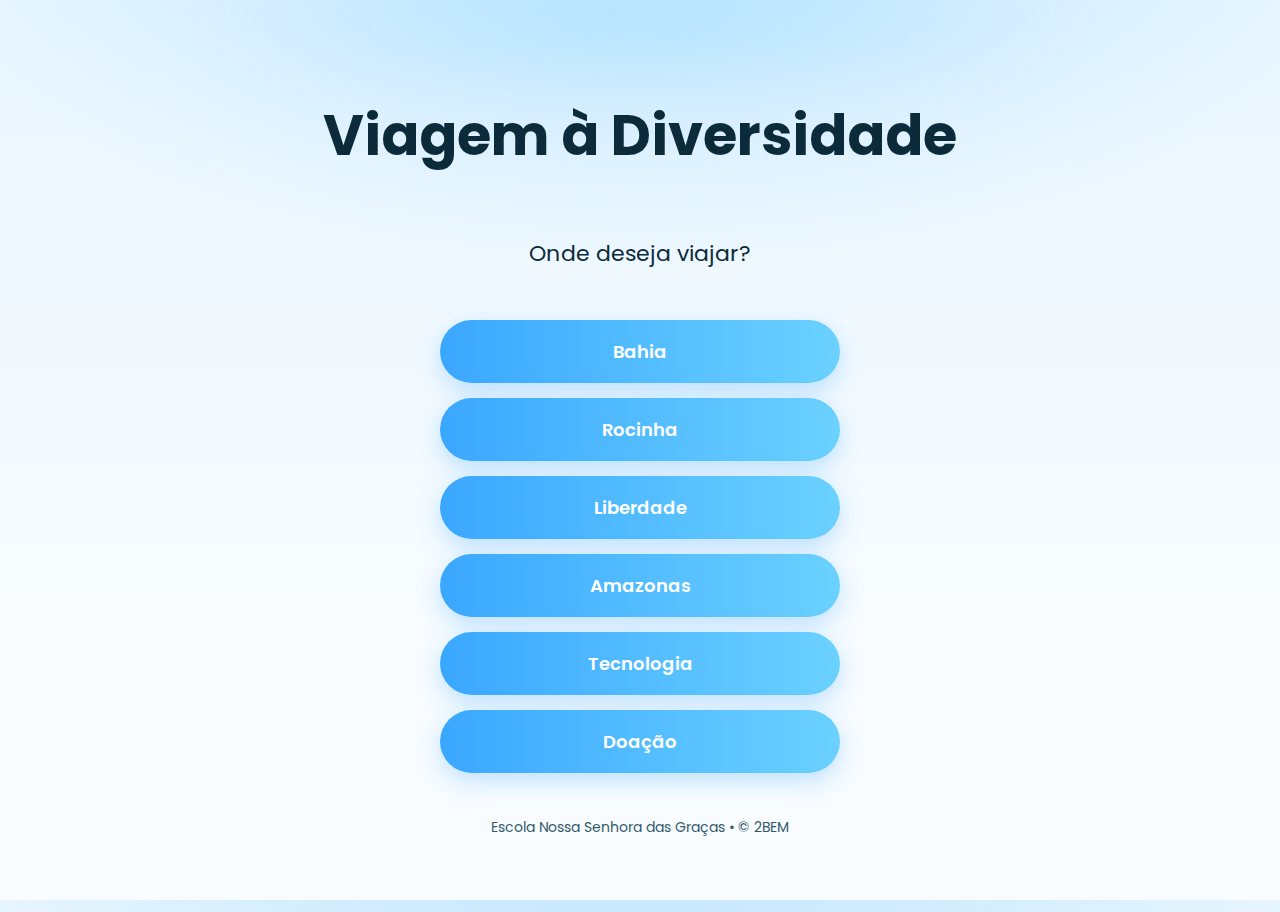
<file: index.html>
<!DOCTYPE html>
<html lang="pt-BR">
<head>
    <meta charset="utf-8" />
    <meta name="viewport" content="width=device-width, initial-scale=1, viewport-fit=cover" />
    <title>Brasil em Foco — Viagem à Diversidade</title>

    <link rel="preconnect" href="https://fonts.gstatic.com" crossorigin>
    <link href="https://fonts.googleapis.com/css2?family=Poppins:wght@400;600;800&display=swap" rel="stylesheet">
    <link rel="stylesheet" href="styles.css" />

    <meta property="og:title" content="Brasil em Foco — Curiosidades" />
    <meta property="og:description" content="Explore e descubra curiosidades sobre a diversidade cultural do Brasil." />
    <meta name="theme-color" content="#bde4ff" />
</head>
<body class="home-page">
    <main class="home-hero">
        <div class="hero-glow"></div>
        <h1>Viagem à <span>Diversidade</span></h1>
        <p class="subtitle">Onde deseja viajar?</p>

        <nav class="places-nav">
            <a href="bahia.html" class="place-btn">Bahia</a>
            <a href="rocinha.html" class="place-btn">Rocinha</a>
            <a href="liberdade.html" class="place-btn">Liberdade</a>
            <a href="amazonas.html" class="place-btn">Amazonas</a>
            <a href="tecnologia.html" class="place-btn">Tecnologia</a>
            <a href="tsurus-doacao.html" class="place-btn">Doação</a>
        </nav>
    </main>

    <footer class="site-footer">
        <p>Escola Nossa Senhora das Graças • © 2BEM</p>
    </footer>
</body>
</html>
</file>
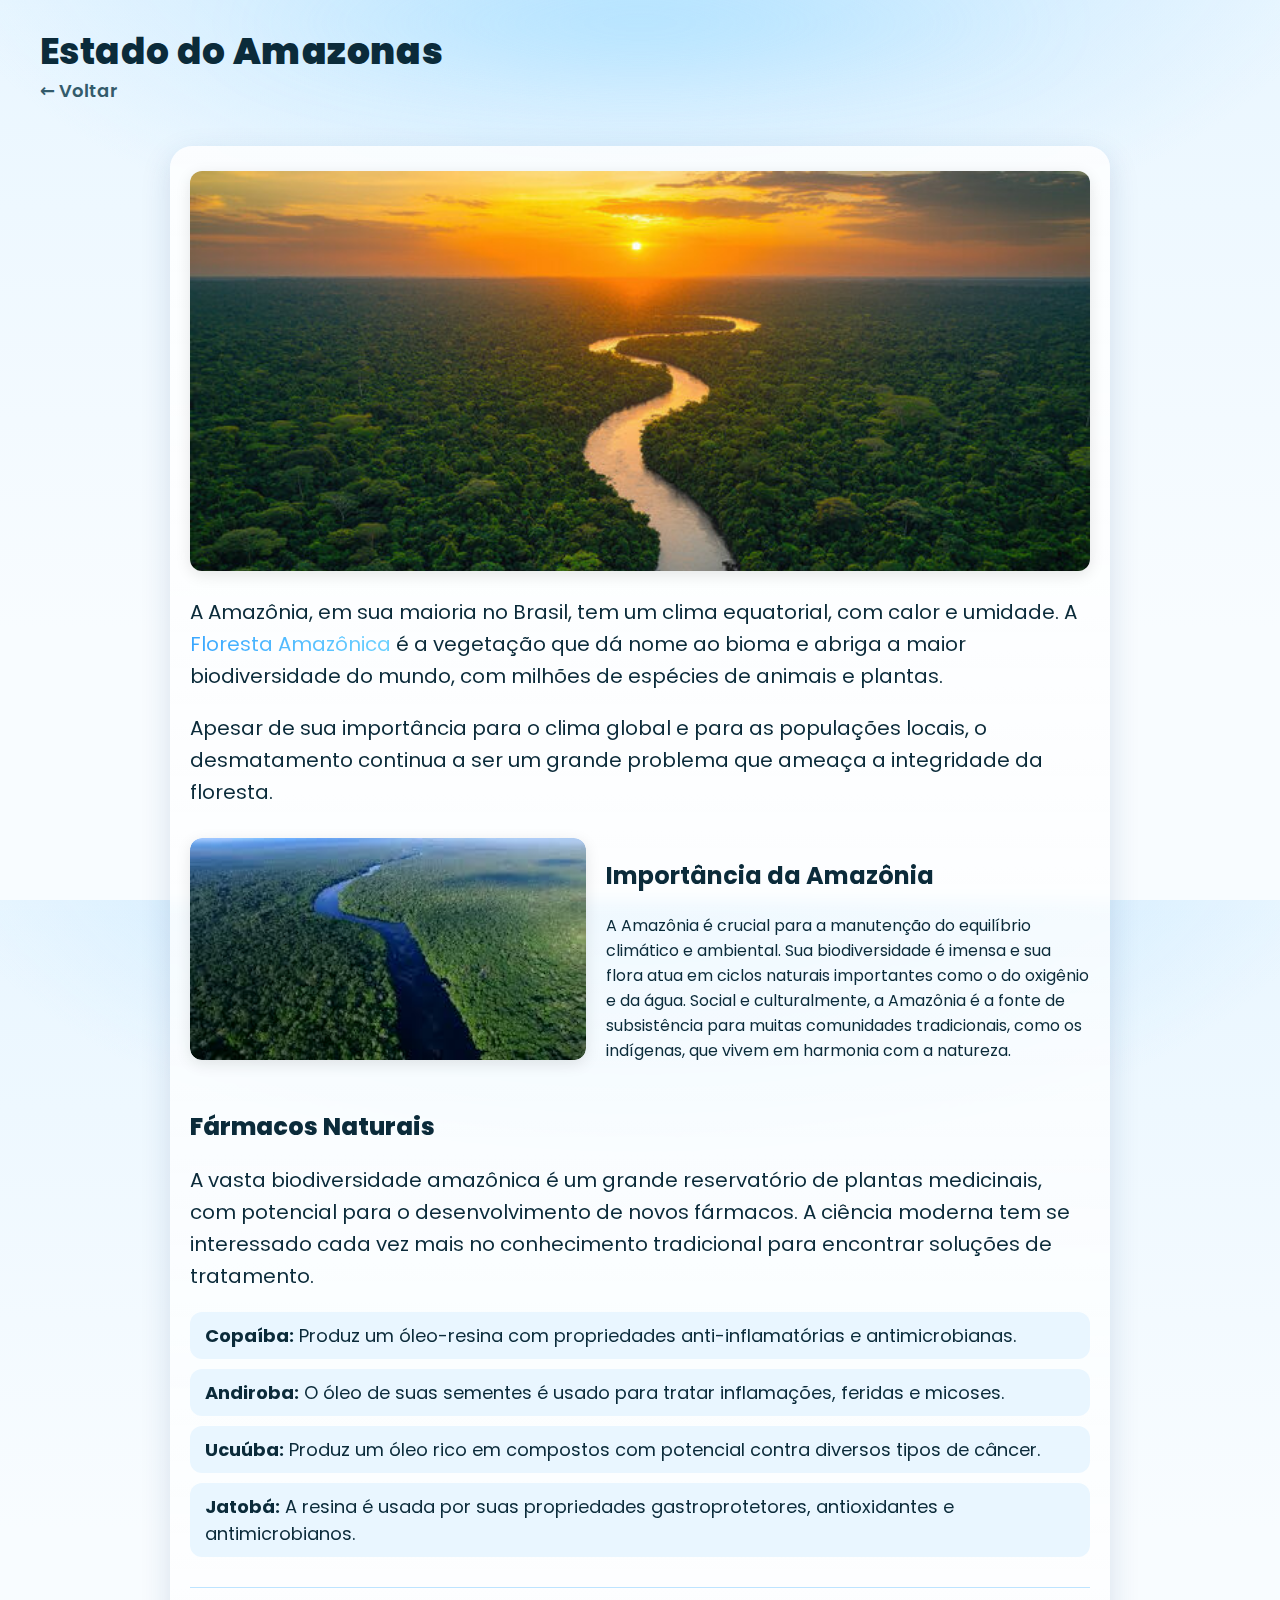
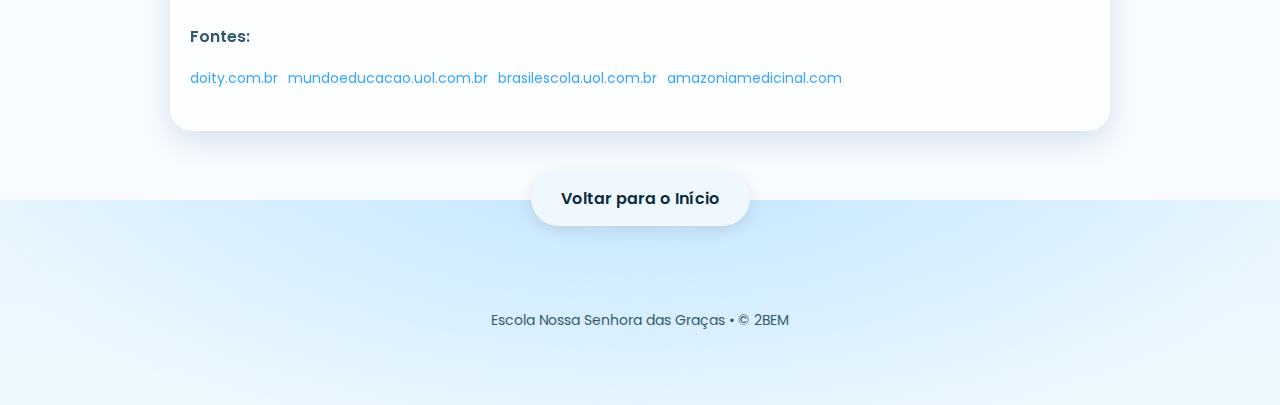
<file: amazonas.html>
<!DOCTYPE html>
<html lang="pt-BR">
<head>
    <meta charset="utf-8" />
    <meta name="viewport" content="width=device-width, initial-scale=1, viewport-fit=cover" />
    <title>Brasil em Foco — Amazonas</title>

    <link rel="preconnect" href="https://fonts.gstatic.com" crossorigin>
    <link href="https://fonts.googleapis.com/css2?family=Poppins:wght@400;600;800&display=swap" rel="stylesheet">
    <link rel="stylesheet" href="styles.css" />

    <meta property="og:description" content="Explore a importância da Floresta Amazônica e sua vasta biodiversidade." />
    <meta name="theme-color" content="#bde4ff" />
</head>
<body>
    <header class="site-hero small-hero">
        <div class="hero-glow"></div>
        <h1>Estado do <strong>Amazonas</strong></h1>
        <p><a href="index.html" class="back-link">← Voltar</a></p>
    </header>

    <main class="places" role="main">
        <section class="place-card wide-card" id="amazonas-info">
            <div class="img-container">
                <img src="./trabalhofeira/amazonas/amazonia1.jpg" alt="Amazonas — Floresta Amazônica">
            </div>
            <div class="content-box">
                <p>A Amazônia, em sua maioria no Brasil, tem um clima equatorial, com calor e umidade. A <span class="destaque">Floresta Amazônica</span> é a vegetação que dá nome ao bioma e abriga a maior biodiversidade do mundo, com milhões de espécies de animais e plantas.</p>
                <p>Apesar de sua importância para o clima global e para as populações locais, o desmatamento continua a ser um grande problema que ameaça a integridade da floresta.</p>
            </div>
            
            <div class="image-with-text">
                <div class="img-container">
                    <img src="./trabalhofeira/amazonas/amazonia2.jpeg" alt="Amazonas — Rio e floresta">
                </div>
                <div class="text-container">
                    <h2>Importância da Amazônia</h2>
                    <p>A Amazônia é crucial para a manutenção do equilíbrio climático e ambiental. Sua biodiversidade é imensa e sua flora atua em ciclos naturais importantes como o do oxigênio e da água. Social e culturalmente, a Amazônia é a fonte de subsistência para muitas comunidades tradicionais, como os indígenas, que vivem em harmonia com a natureza.</p>
                </div>
            </div>

            <div class="content-box">
                <h2>Fármacos Naturais</h2>
                <p>A vasta biodiversidade amazônica é um grande reservatório de plantas medicinais, com potencial para o desenvolvimento de novos fármacos. A ciência moderna tem se interessado cada vez mais no conhecimento tradicional para encontrar soluções de tratamento.</p>
                
                <ul class="medicine-list">
                    <li><strong>Copaíba:</strong> Produz um óleo-resina com propriedades anti-inflamatórias e antimicrobianas.</li>
                    <li><strong>Andiroba:</strong> O óleo de suas sementes é usado para tratar inflamações, feridas e micoses.</li>
                    <li><strong>Ucuúba:</strong> Produz um óleo rico em compostos com potencial contra diversos tipos de câncer.</li>
                    <li><strong>Jatobá:</strong> A resina é usada por suas propriedades gastroprotetores, antioxidantes e antimicrobianos.</li>
                </ul>
            </div>

            <div class="sources-box">
                <h3>Fontes:</h3>
                <ul>
                    <li><a href="https://doity.com.br" target="_blank">doity.com.br</a></li>
                    <li><a href="https://mundoeducacao.uol.com.br/geografia/amazonas.htm" target="_blank">mundoeducacao.uol.com.br</a></li>
                    <li><a href="https://brasilescola.uol.com.br/brasil/amazonia.htm" target="_blank">brasilescola.uol.com.br</a></li>
                    <li><a href="https://amazoniamedicinal.com/as-10-planta-medicinais-da-amazonia" target="_blank">amazoniamedicinal.com</a></li>
                </ul>
            </div>
        </section>
        
        <a href="index.html" class="back-home-btn">Voltar para o Início</a>
    </main>
    
    <footer class="site-footer">
        <p>Escola Nossa Senhora das Graças • © 2BEM</p>
    </footer>
</body>
</html>
</file>
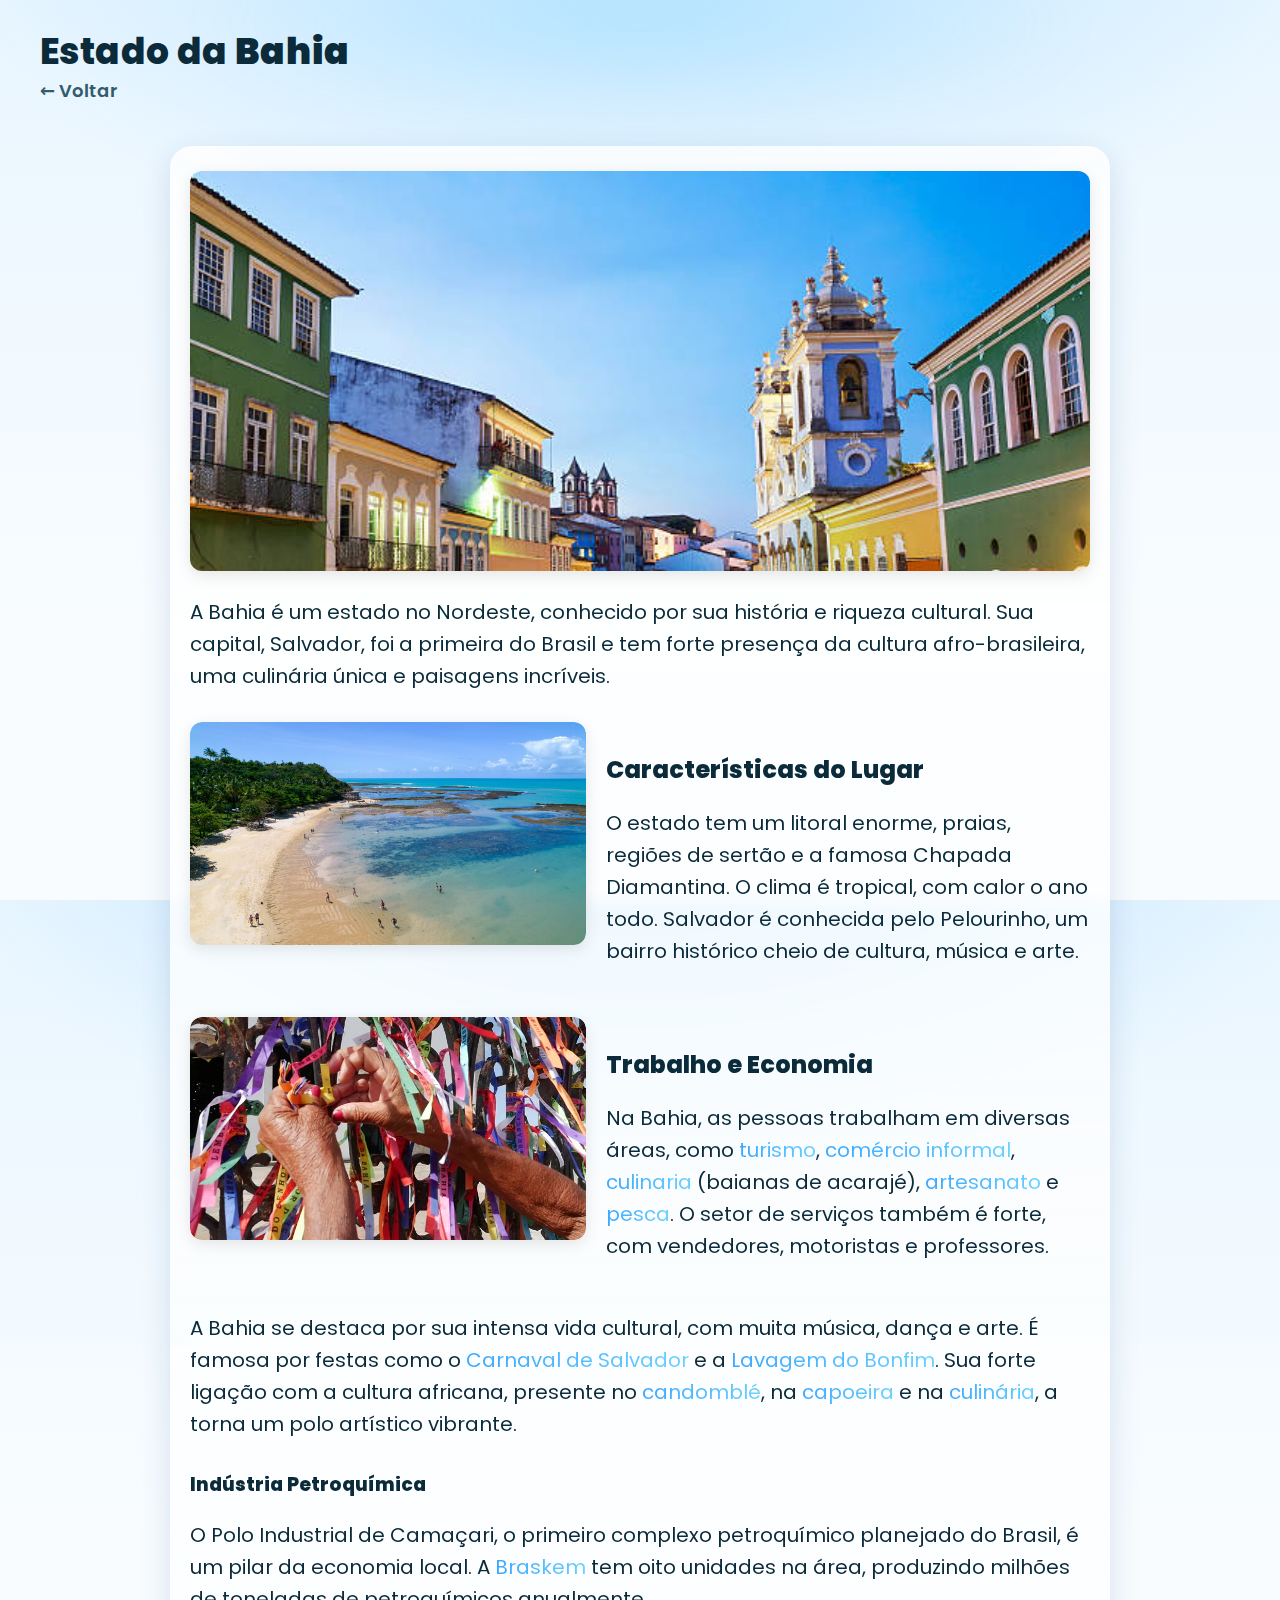
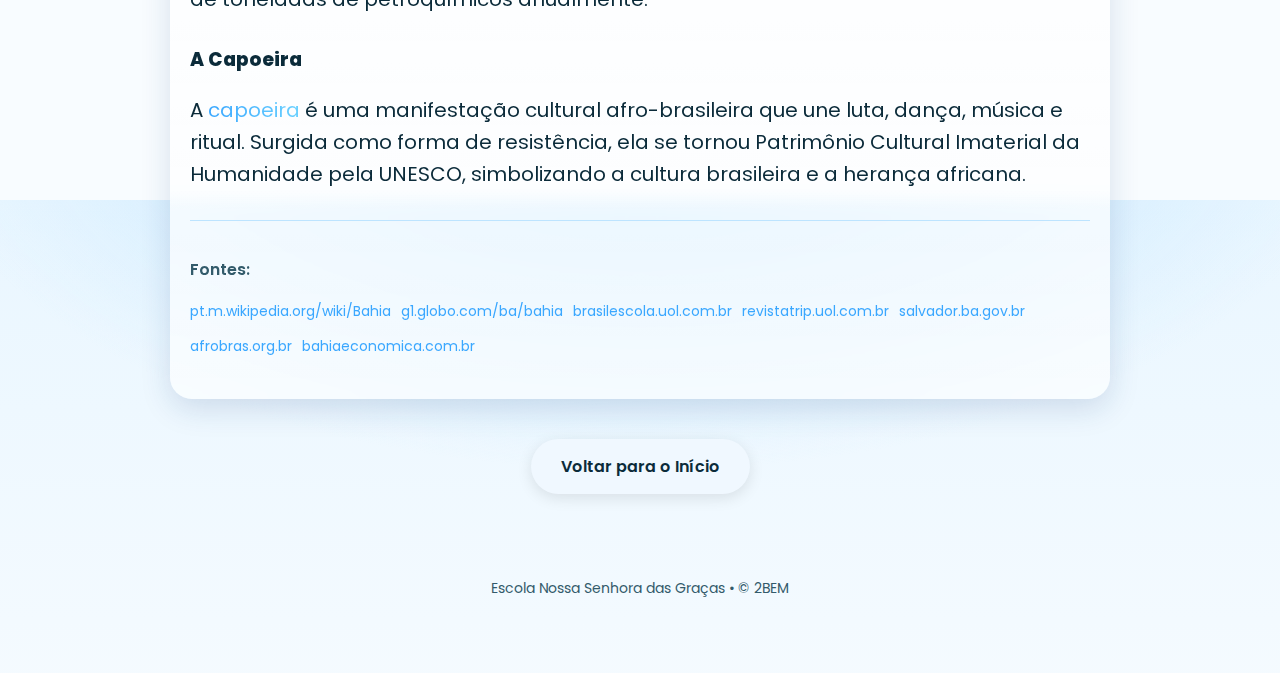
<file: bahia.html>
<!DOCTYPE html>
<html lang="pt-BR">
<head>
    <meta charset="utf-8" />
    <meta name="viewport" content="width=device-width, initial-scale=1, viewport-fit=cover" />
    <title>Brasil em Foco — Bahia</title>

    <link rel="preconnect" href="https://fonts.gstatic.com" crossorigin>
    <link href="https://fonts.googleapis.com/css2?family=Poppins:wght@400;600;800&display=swap" rel="stylesheet">
    <link rel="stylesheet" href="styles.css" />

    <meta property="og:title" content="Bahia - Curiosidades" />
    <meta property="og:description" content="Descubra a história e a riqueza cultural do estado da Bahia." />
    <meta name="theme-color" content="#bde4ff" />
</head>
<body>
    <header class="site-hero small-hero">
        <div class="hero-glow"></div>
        <h1>Estado da <strong>Bahia</strong></h1>
        <p><a href="index.html" class="back-link">← Voltar</a></p>
    </header>

    <main class="places" role="main">
        <section class="place-card wide-card" id="bahia-info">
            <div class="img-container">
                <img src="./trabalhofeira/bahia/bahia1.jpg" alt="Bahia — vista do Pelourinho">
            </div>
            <div class="content-box">
                <p>A Bahia é um estado no Nordeste, conhecido por sua história e riqueza cultural. Sua capital, Salvador, foi a primeira do Brasil e tem forte presença da cultura afro-brasileira, uma culinária única e paisagens incríveis.</p>
                
                <div class="image-with-text">
                    <div class="img-container">
                        <img src="./trabalhofeira/bahia/bahia2.jpg" alt="Bahia — praia e mar">
                    </div>
                    <div class="text-container">
                        <h2>Características do Lugar</h2>
                        <p>O estado tem um litoral enorme, praias, regiões de sertão e a famosa Chapada Diamantina. O clima é tropical, com calor o ano todo. Salvador é conhecida pelo Pelourinho, um bairro histórico cheio de cultura, música e arte.</p>
                    </div>
                </div>

                <div class="image-with-text reverse">
                    <div class="text-container">
                        <h2>Trabalho e Economia</h2>
                        <p>Na Bahia, as pessoas trabalham em diversas áreas, como <span class="destaque">turismo</span>, <span class="destaque">comércio informal</span>, <span class="destaque">culinaria</span> (baianas de acarajé), <span class="destaque">artesanato</span> e <span class="destaque">pesca</span>. O setor de serviços também é forte, com vendedores, motoristas e professores.</p>
                    </div>
                    <div class="img-container">
                        <img src="./trabalhofeira/bahia/bahia3.jpg" alt="Bahia — cultura e cores">
                    </div>
                </div>
                
                <p>A Bahia se destaca por sua intensa vida cultural, com muita música, dança e arte. É famosa por festas como o <span class="destaque">Carnaval de Salvador</span> e a <span class="destaque">Lavagem do Bonfim</span>. Sua forte ligação com a cultura africana, presente no <span class="destaque">candomblé</span>, na <span class="destaque">capoeira</span> e na <span class="destaque">culinária</span>, a torna um polo artístico vibrante.</p>

                <h3>Indústria Petroquímica</h3>
                <p>O Polo Industrial de Camaçari, o primeiro complexo petroquímico planejado do Brasil, é um pilar da economia local. A <span class="destaque">Braskem</span> tem oito unidades na área, produzindo milhões de toneladas de petroquímicos anualmente.</p>

                <h3>A Capoeira</h3>
                <p>A <span class="destaque">capoeira</span> é uma manifestação cultural afro-brasileira que une luta, dança, música e ritual. Surgida como forma de resistência, ela se tornou Patrimônio Cultural Imaterial da Humanidade pela UNESCO, simbolizando a cultura brasileira e a herança africana.</p>
            </div>
            
            <div class="sources-box">
                <h3>Fontes:</h3>
                <ul>
                    <li><a href="https://pt.m.wikipedia.org/wiki/Bahia" target="_blank">pt.m.wikipedia.org/wiki/Bahia</a></li>
                    <li><a href="https://g1.globo.com/ba/bahia" target="_blank">g1.globo.com/ba/bahia</a></li>
                    <li><a href="https://brasilescola.uol.com.br/brasil/bahia.htm" target="_blank">brasilescola.uol.com.br</a></li>
                    <li><a href="https://revistatrip.uol.com.br" target="_blank">revistatrip.uol.com.br</a></li>
                    <li><a href="https://salvador.ba.gov.br" target="_blank">salvador.ba.gov.br</a></li>
                    <li><a href="https://afrobras.org.br" target="_blank">afrobras.org.br</a></li>
                    <li><a href="https://bahiaeconomica.com.br" target="_blank">bahiaeconomica.com.br</a></li>
                </ul>
            </div>
        </section>

        <a href="index.html" class="back-home-btn">Voltar para o Início</a>
    </main>

    <footer class="site-footer">
        <p>Escola Nossa Senhora das Graças • © 2BEM</p>
    </footer>
</body>
</html>
</file>
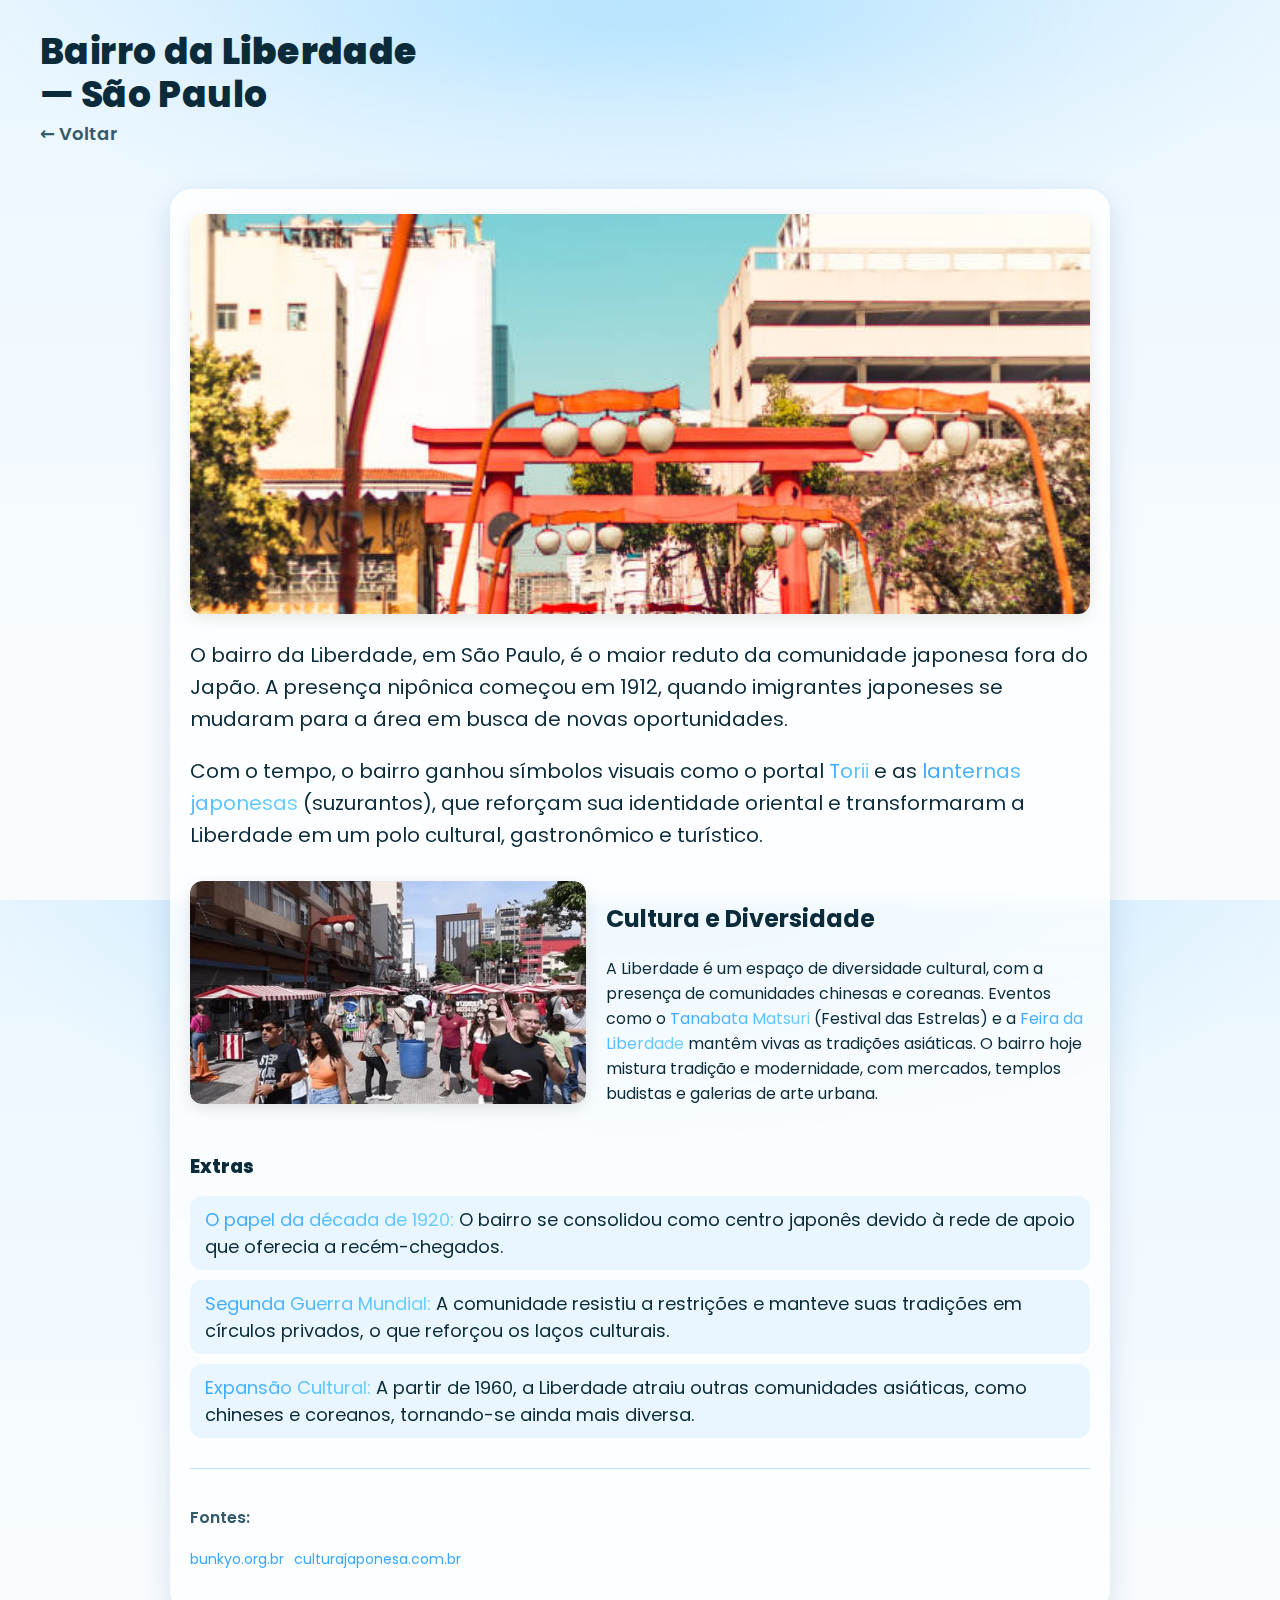
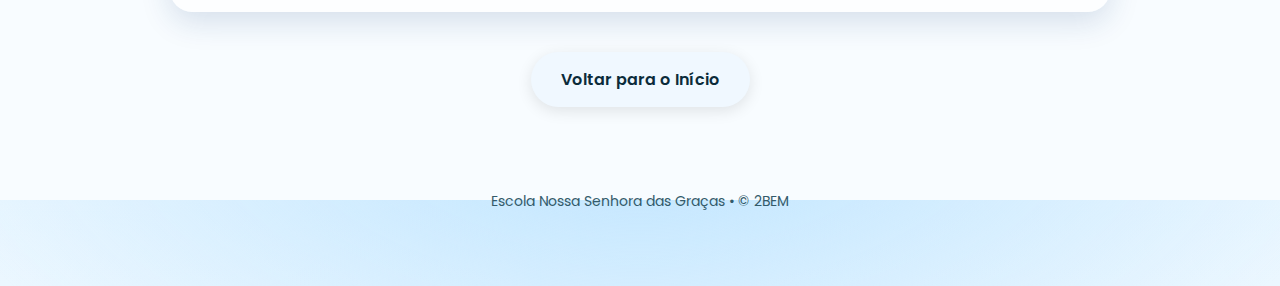
<file: liberdade.html>
<!DOCTYPE html>
<html lang="pt-BR">
<head>
    <meta charset="utf-8" />
    <meta name="viewport" content="width=device-width, initial-scale=1, viewport-fit=cover" />
    <title>Brasil em Foco — Liberdade</title>

    <link rel="preconnect" href="https://fonts.gstatic.com" crossorigin>
    <link href="https://fonts.googleapis.com/css2?family=Poppins:wght@400;600;800&display=swap" rel="stylesheet">
    <link rel="stylesheet" href="styles.css" />

    <meta property="og:title" content="Liberdade - Curiosidades" />
    <meta property="og:description" content="Descubra a história e a rica cultura do bairro da Liberdade em São Paulo." />
    <meta name="theme-color" content="#bde4ff" />
</head>
<body>
    <header class="site-hero small-hero">
        <div class="hero-glow"></div>
        <h1>Bairro da <strong>Liberdade</strong><br>— São Paulo</h1>
        <p><a href="index.html" class="back-link">← Voltar</a></p>
    </header>

    <main class="places" role="main">
        <section class="place-card wide-card" id="liberdade-info">
            <div class="img-container">
                <img src="./trabalhofeira/liberdade/liberdade1.jpg" alt="Liberdade — lanternas vermelhas">
            </div>
            <div class="content-box">
                <p>O bairro da Liberdade, em São Paulo, é o maior reduto da comunidade japonesa fora do Japão. A presença nipônica começou em 1912, quando imigrantes japoneses se mudaram para a área em busca de novas oportunidades.</p>
                <p>Com o tempo, o bairro ganhou símbolos visuais como o portal <span class="destaque">Torii</span> e as <span class="destaque">lanternas japonesas</span> (suzurantos), que reforçam sua identidade oriental e transformaram a Liberdade em um polo cultural, gastronômico e turístico.</p>
            </div>
            
            <div class="image-with-text">
                <div class="img-container">
                    <img src="./trabalhofeira/liberdade/liberdade2.webp" alt="Feira da Liberdade, com pessoas e barracas">
                </div>
                <div class="text-container">
                    <h2>Cultura e Diversidade</h2>
                    <p>A Liberdade é um espaço de diversidade cultural, com a presença de comunidades chinesas e coreanas. Eventos como o <span class="destaque">Tanabata Matsuri</span> (Festival das Estrelas) e a <span class="destaque">Feira da Liberdade</span> mantêm vivas as tradições asiáticas. O bairro hoje mistura tradição e modernidade, com mercados, templos budistas e galerias de arte urbana.</p>
                </div>
            </div>

            <div class="content-box">
                <h3>Extras</h3>
                <ul>
                    <li><span class="destaque">O papel da década de 1920:</span> O bairro se consolidou como centro japonês devido à rede de apoio que oferecia a recém-chegados.</li>
                    <li><span class="destaque">Segunda Guerra Mundial:</span> A comunidade resistiu a restrições e manteve suas tradições em círculos privados, o que reforçou os laços culturais.</li>
                    <li><span class="destaque">Expansão Cultural:</span> A partir de 1960, a Liberdade atraiu outras comunidades asiáticas, como chineses e coreanos, tornando-se ainda mais diversa.</li>
                </ul>
            </div>

            <div class="sources-box">
                <h3>Fontes:</h3>
                <ul>
                    <li><a href="https://www.bunkyo.org.br/br/museu-da-imigracao-japonesa/" target="_blank">bunkyo.org.br</a></li>
                    <li><a href="https://www.culturajaponesa.com.br/index.php/historia/imigracao/historia-do-bairro-da-liberdade/" target="_blank">culturajaponesa.com.br</a></li>
                </ul>
            </div>
        </section>
        
        <a href="index.html" class="back-home-btn">Voltar para o Início</a>
    </main>
    
    <footer class="site-footer">
        <p>Escola Nossa Senhora das Graças • © 2BEM</p>
    </footer>
</body>
</html>
</file>
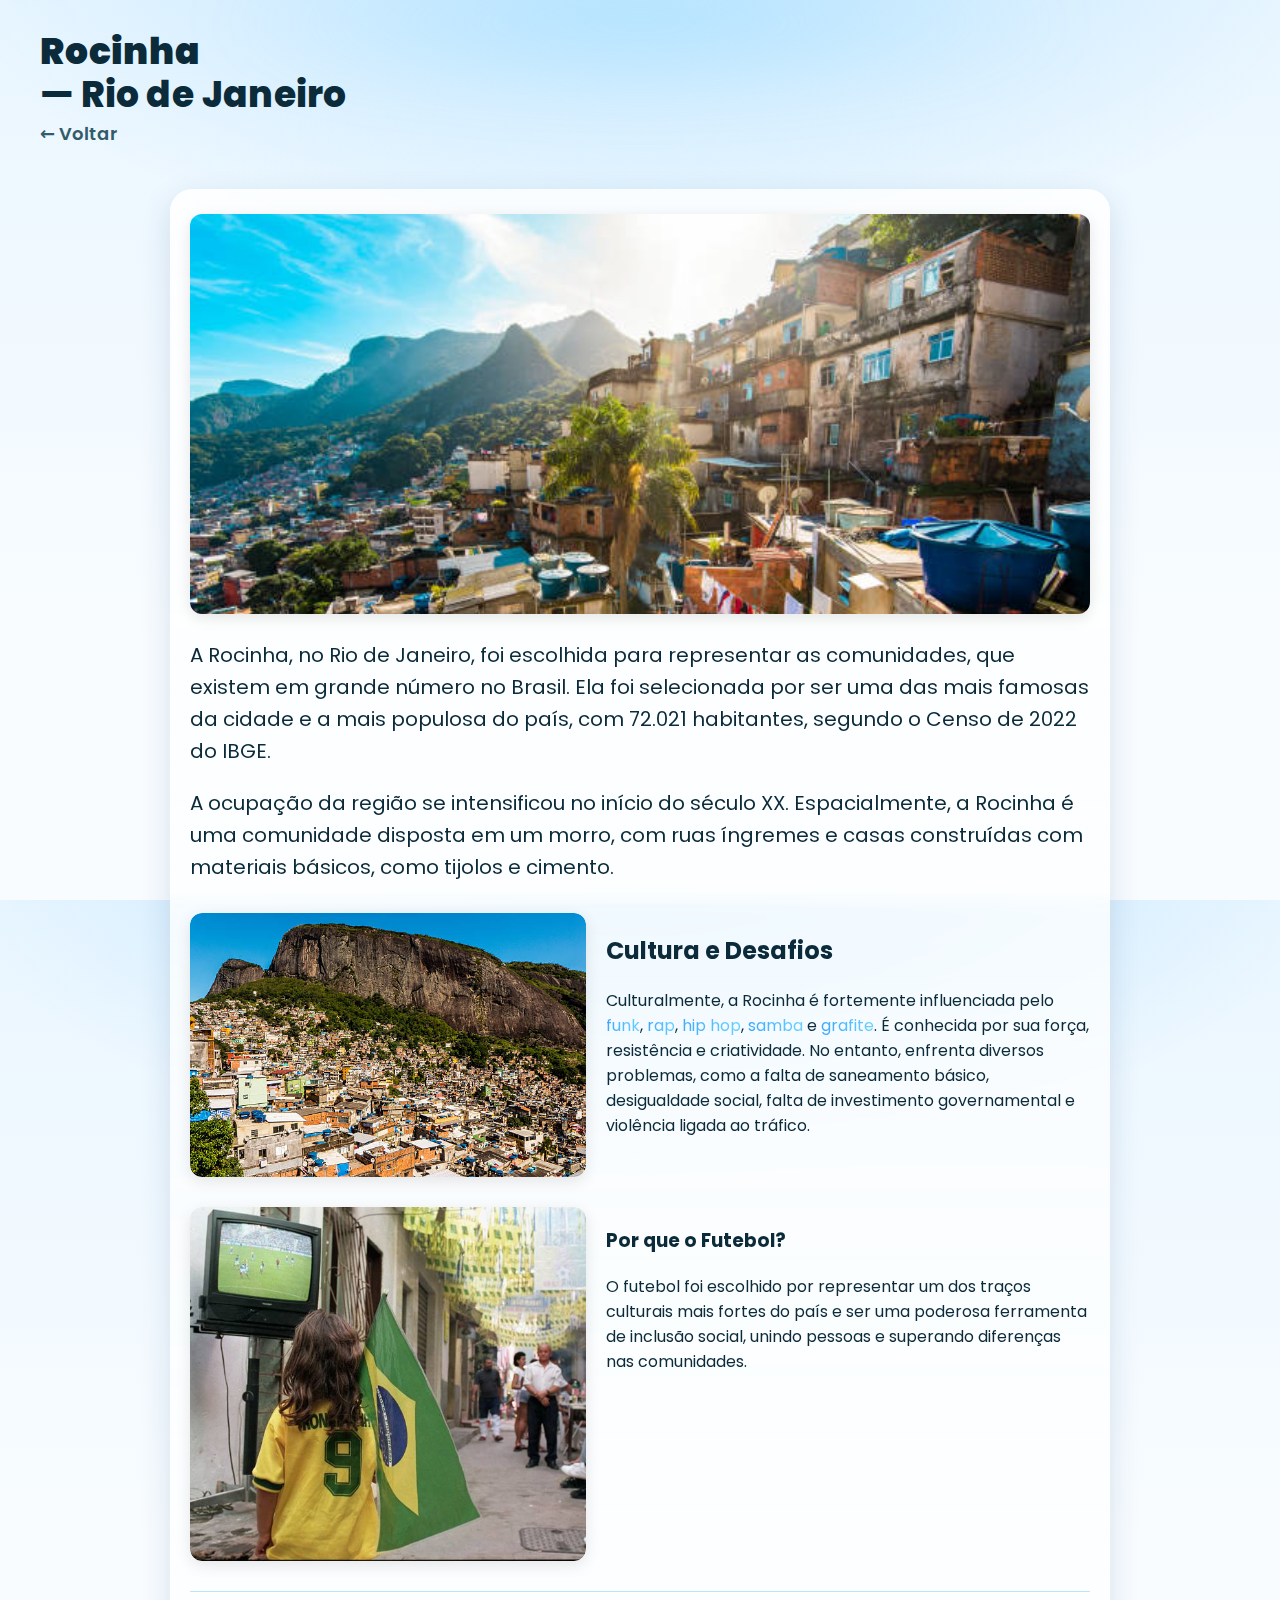
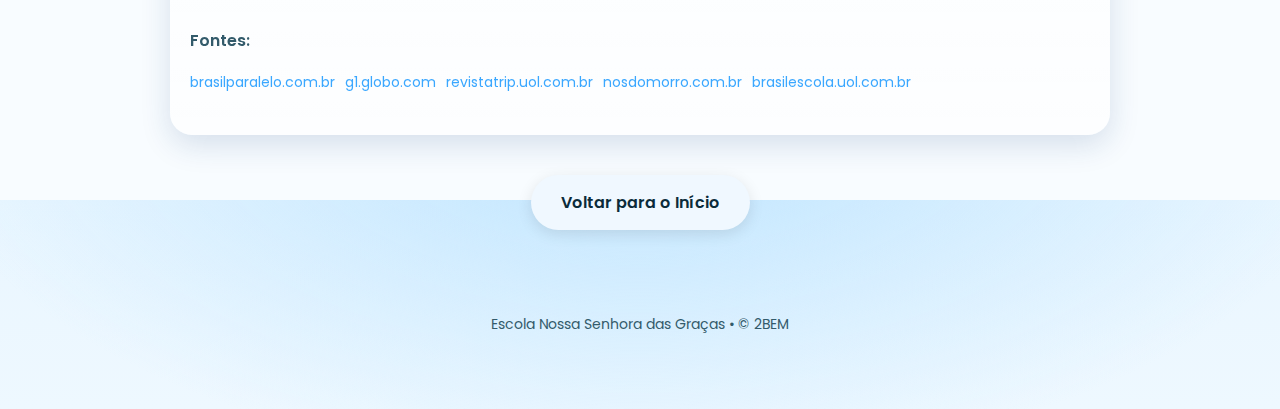
<file: rocinha.html>
<!DOCTYPE html>
<html lang="pt-BR">
<head>
    <meta charset="utf-8" />
    <meta name="viewport" content="width=device-width, initial-scale=1, viewport-fit=cover" />
    <title>Brasil em Foco — Rocinha</title>
    
    <link rel="preconnect" href="https://fonts.gstatic.com" crossorigin>
    <link href="https://fonts.googleapis.com/css2?family=Poppins:wght@400;600;800&display=swap" rel="stylesheet">
    <link rel="stylesheet" href="styles.css" />

    <meta property="og:title" content="Rocinha - Curiosidades" />
    <meta property="og:description" content="Descubra a história e a cultura da Rocinha, uma das maiores comunidades do Brasil." />
    <meta name="theme-color" content="#bde4ff" />
</head>
<body>
    <header class="site-hero small-hero">
        <div class="hero-glow"></div>
        <h1><strong>Rocinha</strong><br>— Rio de Janeiro</h1>
        <p><a href="index.html" class="back-link">← Voltar</a></p>
    </header>

    <main class="places" role="main">
        <section class="place-card wide-card" id="rocinha-info">
            <div class="img-container">
                <img src="./trabalhofeira/rocinha/rocinha1.jpg" alt="Rocinha — vista panorâmica">
            </div>
            <div class="content-box">
                <p>A Rocinha, no Rio de Janeiro, foi escolhida para representar as comunidades, que existem em grande número no Brasil. Ela foi selecionada por ser uma das mais famosas da cidade e a mais populosa do país, com 72.021 habitantes, segundo o Censo de 2022 do IBGE.</p>
                <p>A ocupação da região se intensificou no início do século XX. Espacialmente, a Rocinha é uma comunidade disposta em um morro, com ruas íngremes e casas construídas com materiais básicos, como tijolos e cimento.</p>
            </div>
            
            <div class="image-with-text">
                <div class="img-container">
                    <img src="./trabalhofeira/rocinha/rocinha2.jpg" alt="Rocinha — vielas e morros">
                </div>
                <div class="text-container">
                    <h2>Cultura e Desafios</h2>
                    <p>Culturalmente, a Rocinha é fortemente influenciada pelo <span class="destaque">funk</span>, <span class="destaque">rap</span>,<span class="destaque"> hip hop</span>, <span class="destaque">samba</span> e <span class="destaque">grafite</span>. É conhecida por sua força, resistência e criatividade. No entanto, enfrenta diversos problemas, como a falta de saneamento básico, desigualdade social, falta de investimento governamental e violência ligada ao tráfico.</p>
                </div>
            </div>

            <div class="image-with-text reverse">
                <div class="text-container">
                    <h3>Por que o Futebol?</h3>
                    <p>O futebol foi escolhido por representar um dos traços culturais mais fortes do país e ser uma poderosa ferramenta de inclusão social, unindo pessoas e superando diferenças nas comunidades.</p>
                </div>
                <div class="img-container">
                    <img src="./trabalhofeira/rocinha/rocinha3.jpg" alt="Rocinha — vida cotidiana">
                </div>
            </div>

            <div class="sources-box">
                <h3>Fontes:</h3>
                <ul>
                    <li><a href="https://www.brasilparalelo.com.br" target="_blank">brasilparalelo.com.br</a></li>
                    <li><a href="https://g1.globo.com" target="_blank">g1.globo.com</a></li>
                    <li><a href="https://revistatrip.uol.com.br" target="_blank">revistatrip.uol.com.br</a></li>
                    <li><a href="https://www.nosdomorro.com.br" target="_blank">nosdomorro.com.br</a></li>
                    <li><a href="https://brasilescola.uol.com.br/brasil/favelas.htm" target="_blank">brasilescola.uol.com.br</a></li>
                </ul>
            </div>
        </section>
        
        <a href="index.html" class="back-home-btn">Voltar para o Início</a>
    </main>
    
    <footer class="site-footer">
        <p>Escola Nossa Senhora das Graças • © 2BEM</p>
    </footer>
</body>
</html>
</file>
<file: styles.css>
:root {
    --bg-1: #e9f6ff;
    --bg-2: #bde4ff;
    --ink: #0b2b3a;
    --ink-soft: #335b6b;
    --card: #ffffffcc;
    --glass: #ffffff60;
    --accent: #3aa7ff;
    --accent-2: #6bd1ff;
    --radius: 22px;
    --shadow: 0 10px 30px rgba(20, 60, 120, .15);
}

* { box-sizing: border-box; }
html, body { height: 100%; }
body {
    margin: 0;
    font-family: "Poppins", system-ui, -apple-system, Segoe UI, Roboto, Arial, Helvetica, sans-serif;
    color: var(--ink);
    background: radial-gradient(1200px 600px at 50% -10%, var(--bg-2), transparent 60%), linear-gradient(180deg, var(--bg-1), #f8fcff 70%);
    overflow-x: hidden;
}

.site-hero {
    position: relative;
    padding: 56px 20px 32px;
    text-align: center;
}
.site-hero h1 {
    font-size: clamp(28px, 6vw, 44px);
    font-weight: 800;
    letter-spacing: .4px;
    margin: 0 0 6px;
}
.site-hero h1 span {
    background: linear-gradient(90deg, var(--accent), var(--accent-2));
    -webkit-background-clip: text;
    background-clip: text;
    color: transparent;
}
.site-hero p {
    margin: 0;
    color: var(--ink-soft);
    font-weight: 500;
}
.hero-glow {
    position: absolute; inset: -40px 0 auto;
    height: 140px; z-index: -1;
    background: radial-gradient(50% 60% at 50% 45%, var(--accent-2), transparent 70%);
    filter: blur(40px); opacity: .35;
}


.home-page {
    display: flex;
    flex-direction: column;
    justify-content: center;
    align-items: center;
    min-height: 100vh;
    padding: 20px;
    text-align: center;
}
.home-hero {
    padding: 105px 0 0; 
    display: flex;
    flex-direction: column;
    align-items: center;
    width: 100%;
}
.home-hero h1 {
    font-size: clamp(32px, 8vw, 56px);
    margin-top: 0px;
}
.home-hero .subtitle {
    font-size: clamp(16px, 4vw, 22px);
    margin-bottom: 30px;
}
.logo-ensg {
    width: clamp(70px, 18vw, 100px);
    margin-bottom: 10px;
    animation: bounceIn 1.5s ease-out;
}
.places-nav {
    display: flex;
    flex-direction: column;
    gap: 15px;
    width: 100%;
    max-width: 400px;
    margin-top: 20px;
}
.place-btn {
    display: block;
    padding: 18px 25px;
    border-radius: 99px;
    background: linear-gradient(90deg, var(--accent), var(--accent-2));
    box-shadow: 0 8px 25px rgba(58, 167, 255, .3);
    color: #fff;
    font-size: 18px;
    font-weight: 600;
    text-decoration: none;
    transition: transform 0.3s ease, box-shadow 0.3s ease;
    text-align: center;
}
.place-btn:hover {
    transform: translateY(-4px);
    box-shadow: 0 12px 30px rgba(58, 167, 255, .45);
}


@keyframes bounceIn {
    0% { transform: scale(0.3); opacity: 0; }
    50% { transform: scale(1.1); opacity: 1; }
    100% { transform: scale(1); }
}

.small-hero {
    padding-top: 30px;
    padding-bottom: 20px;
    text-align: left;
    height: auto;
}
.small-hero h1 {
    font-size: clamp(24px, 6vw, 36px);
    line-height: 1.2;
    margin-bottom: 4px;
    padding-left: 20px;
}
.small-hero p {
    font-size: clamp(14px, 3.5vw, 18px);
    padding-left: 20px;
}
.back-link {
    color: var(--ink-soft);
    text-decoration: none;
    font-weight: 600;
    transition: color 0.2s ease;
}
.back-link:hover {
    color: var(--accent);
}
.place-card {
    position: relative;
    margin: 22px auto;
    width: min(940px, 94vw);
    background: linear-gradient(180deg, var(--card), #ffffffa0);
    backdrop-filter: blur(8px);
    border-radius: var(--radius);
    box-shadow: var(--shadow);
    padding: 18px 14px 22px;
    scroll-snap-align: start;
}
.wide-card {
    padding: 25px 20px;
}
.content-box {
    margin-bottom: 25px;
}
.content-box h2, .content-box h3 {
    font-weight: 800;
    margin-top: 30px;
    margin-bottom: 10px;
}
.content-box p {
    font-size: clamp(16px, 4vw, 20px);
    line-height: 1.6;
    margin-bottom: 1em;
}
.content-box ul {
    list-style-type: none;
    padding-left: 0;
    margin-top: 15px;
}
.content-box li {
    background-color: var(--bg-1);
    padding: 10px 15px;
    border-radius: 12px;
    margin-bottom: 10px;
    font-size: clamp(15px, 3.8vw, 18px);
    line-height: 1.5;
}
.sources-box {
    border-top: 1px solid var(--bg-2);
    padding-top: 20px;
    margin-top: 30px;
}
.sources-box h3 {
    font-weight: 600;
    font-size: 16px;
    color: var(--ink-soft);
}
.sources-box ul {
    list-style: none;
    padding: 0;
    display: flex;
    flex-wrap: wrap;
    gap: 10px;
}
.sources-box li {
    display: inline-block;
}
.sources-box a {
    color: var(--accent);
    text-decoration: none;
    font-size: 14px;
}
.back-home-btn {
    display: block;
    margin: 40px auto;
    width: fit-content;
    padding: 15px 30px;
    border-radius: 99px;
    background-color: #f0f8ff;
    color: var(--ink);
    font-weight: 600;
    text-decoration: none;
    box-shadow: 0 4px 15px rgba(0, 0, 0, 0.1);
    transition: transform 0.2s, background-color 0.2s;
}
.back-home-btn:hover {
    transform: translateY(-2px);
    background-color: var(--bg-1);
}


.carousel {
    position: relative;
    overflow: hidden;
    border-radius: calc(var(--radius) + 6px);
    background: #eaf6ff;
    box-shadow: inset 0 0 0 1px #00000008;
}
.carousel .slides {
    list-style: none;
    display: flex;
    margin: 0;
    padding: 0;
    transform: translateX(0);
    transition: transform .6s cubic-bezier(.22,.61,.36,1);
    touch-action: pan-y;
}
.carousel li {
    min-width: 100%;
    height: clamp(200px, 48vw, 360px);
    display: grid;
    place-items: center;
}
.carousel img {
    width: 100%;
    height: 100%;
    object-fit: cover;
    display: block;
}
.dots {
    position: absolute;
    bottom: 10px;
    left: 50%;
    transform: translateX(-50%);
    display: flex;
    gap: 8px;
    padding: 6px 10px;
    background: #ffffffb5;
    border-radius: 999px;
    box-shadow: var(--shadow);
}
.dots button {
    width: 8px;
    height: 8px;
    border-radius: 999px;
    border: none;
    background: #8dc9ff;
    opacity: .6;
}
.dots button.is-active {
    opacity: 1;
    background: #2f94e6;
}

.site-footer {
    text-align: center;
    color: var(--ink-soft);
    padding: 30px 10px 60px;
    font-size: 14px;
    margin-top: auto; 
}
.logoensg {
    width: 50px;
    height: auto;
}


.main-image-container img {
    width: 100%;
    height: clamp(200px, 50vw, 400px);
    object-fit: cover;
    display: block;
}

.image-with-text {
    display: flex;
    flex-direction: column;
    align-items: center;
    gap: 20px;
    margin-top: 30px;
    margin-bottom: 30px;
}
.image-with-text img {
    width: 100%;
    height: clamp(180px, 45vw, 300px);
    object-fit: cover;
    border-radius: 12px;
    box-shadow: var(--shadow);
}
.image-with-text .text-container {
    width: 100%;
}


.image-with-text.reverse {
    flex-direction: column-reverse;
}


@media (min-width: 768px) {
    .main-image-container {
        margin: 0;
        border-radius: 12px;
        overflow: hidden;
    }
    .main-image-container img {
        height: 400px;
    }

    .image-with-text {
        flex-direction: row;
        align-items: flex-start;
    }
    .image-with-text img {
        flex-basis: 45%;
        height: auto;
    }
    .image-with-text .text-container {
        flex-basis: 55%;
    }

    .image-with-text.reverse {
        flex-direction: row-reverse;
    }
}


.place-card img {
  max-width: 100% !important;
  height: auto !important;
  display: block !important;
}


.img-container {
    width: 100%;
    max-height: 400px; 
    overflow: hidden;
    border-radius: 12px;
    box-shadow: 0 4px 15px rgba(0, 0, 0, 0.1);
    margin-bottom: 25px;
}


.img-container img {
    width: 100%;
    height: auto;
    display: block;
}


@media (min-width: 768px) {
    .image-with-text {
        flex-direction: row;
        align-items: flex-start;
        gap: 20px;
    }
    .image-with-text .text-container {
        width: 55%;
    }
    .image-with-text .img-container {
        width: 45%;
        margin-bottom: 0;
    }
    .image-with-text.reverse {
        flex-direction: row-reverse;
    }
}


.destaque {
    background: linear-gradient(90deg, var(--accent), var(--accent-2));
    -webkit-background-clip: text;
    background-clip: text;
    color: transparent;
}




.video-container {
    margin: 15px auto 25px auto; 
    border-radius: 12px;
    overflow: hidden;
    box-shadow: 0 4px 15px rgba(0, 0, 0, 0.1);
}


.video-container iframe {
    width: 100%;
    aspect-ratio: 16 / 9; 
    height: auto;
    display: block;
}


.video-container video {
    width: 100%;
    height: auto;
    aspect-ratio: 9 / 16; 
    display: block;
}

.video-container.vertical-video {
    width: 40%;
    max-width: 250px;
}


@media (min-width: 768px) {
    .video-container.vertical-video {
        width: 20%;
        max-width: 150px;
    }
}
</file>
